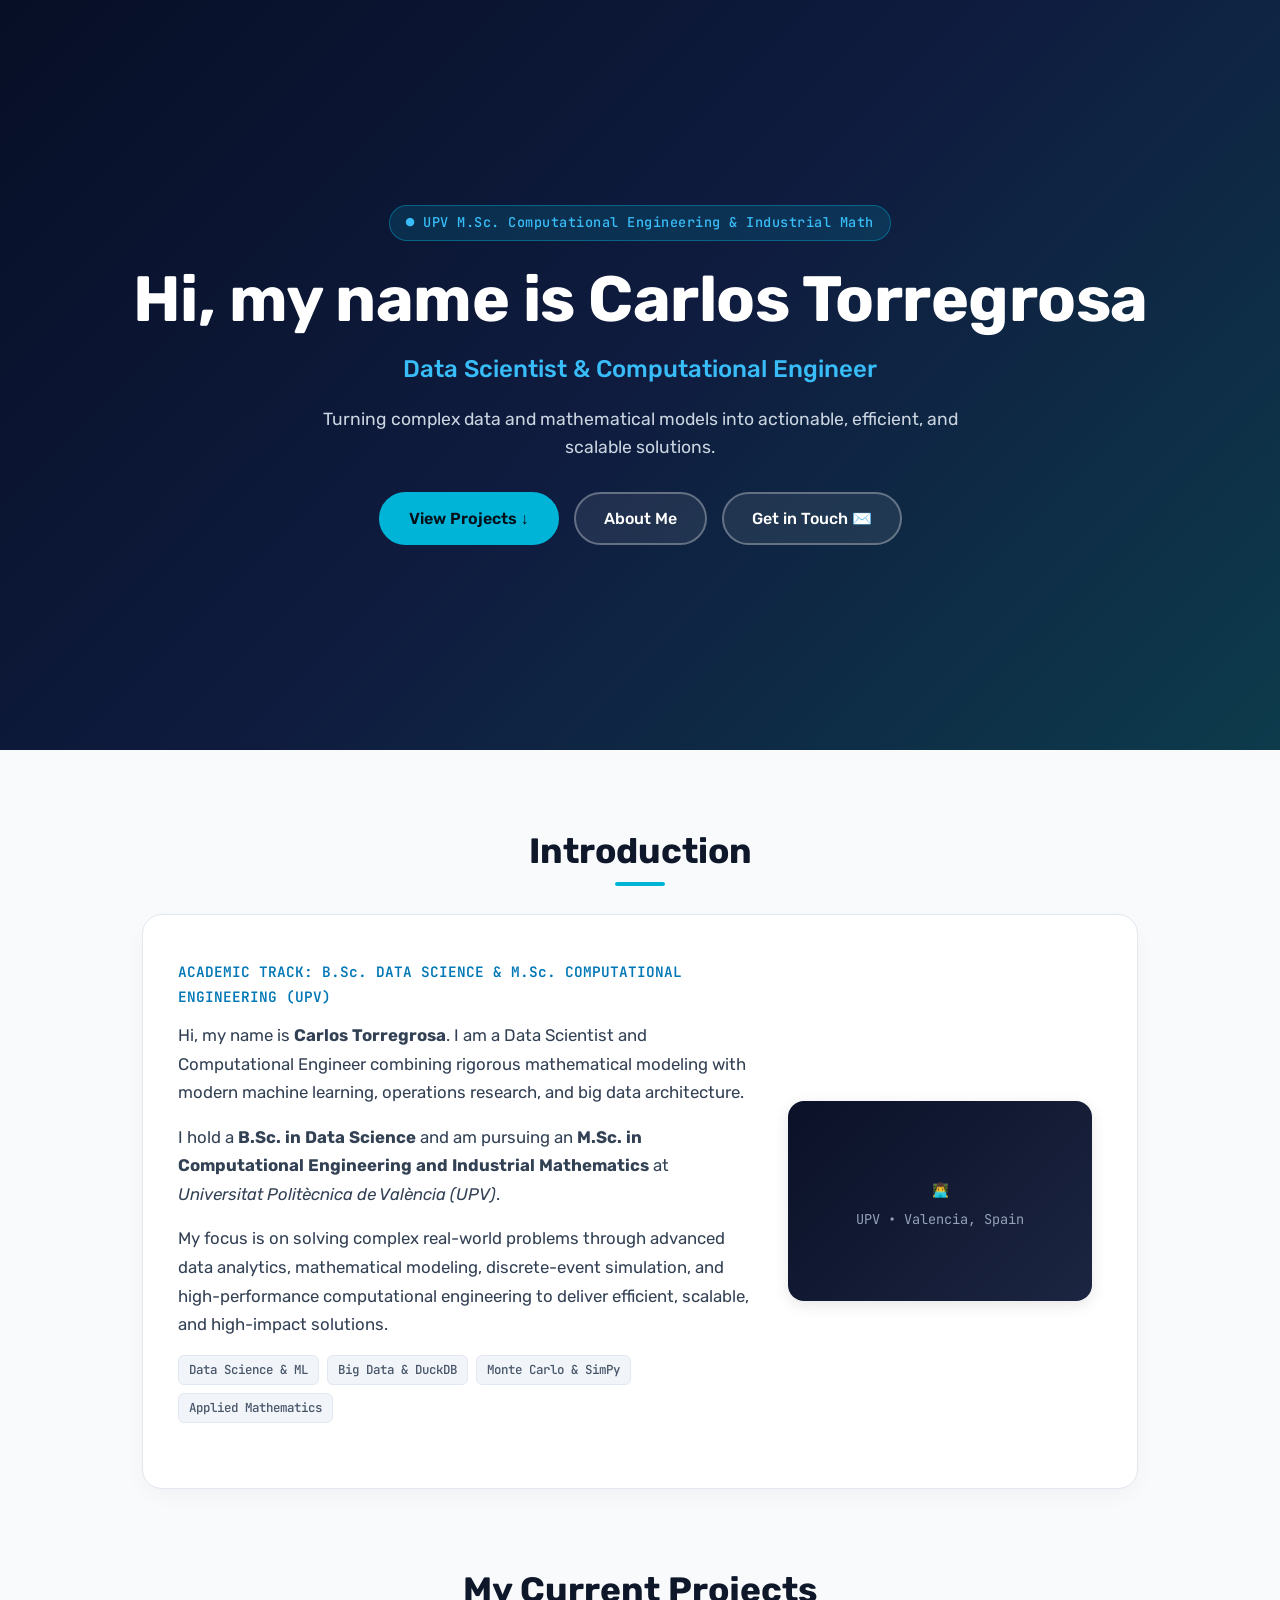
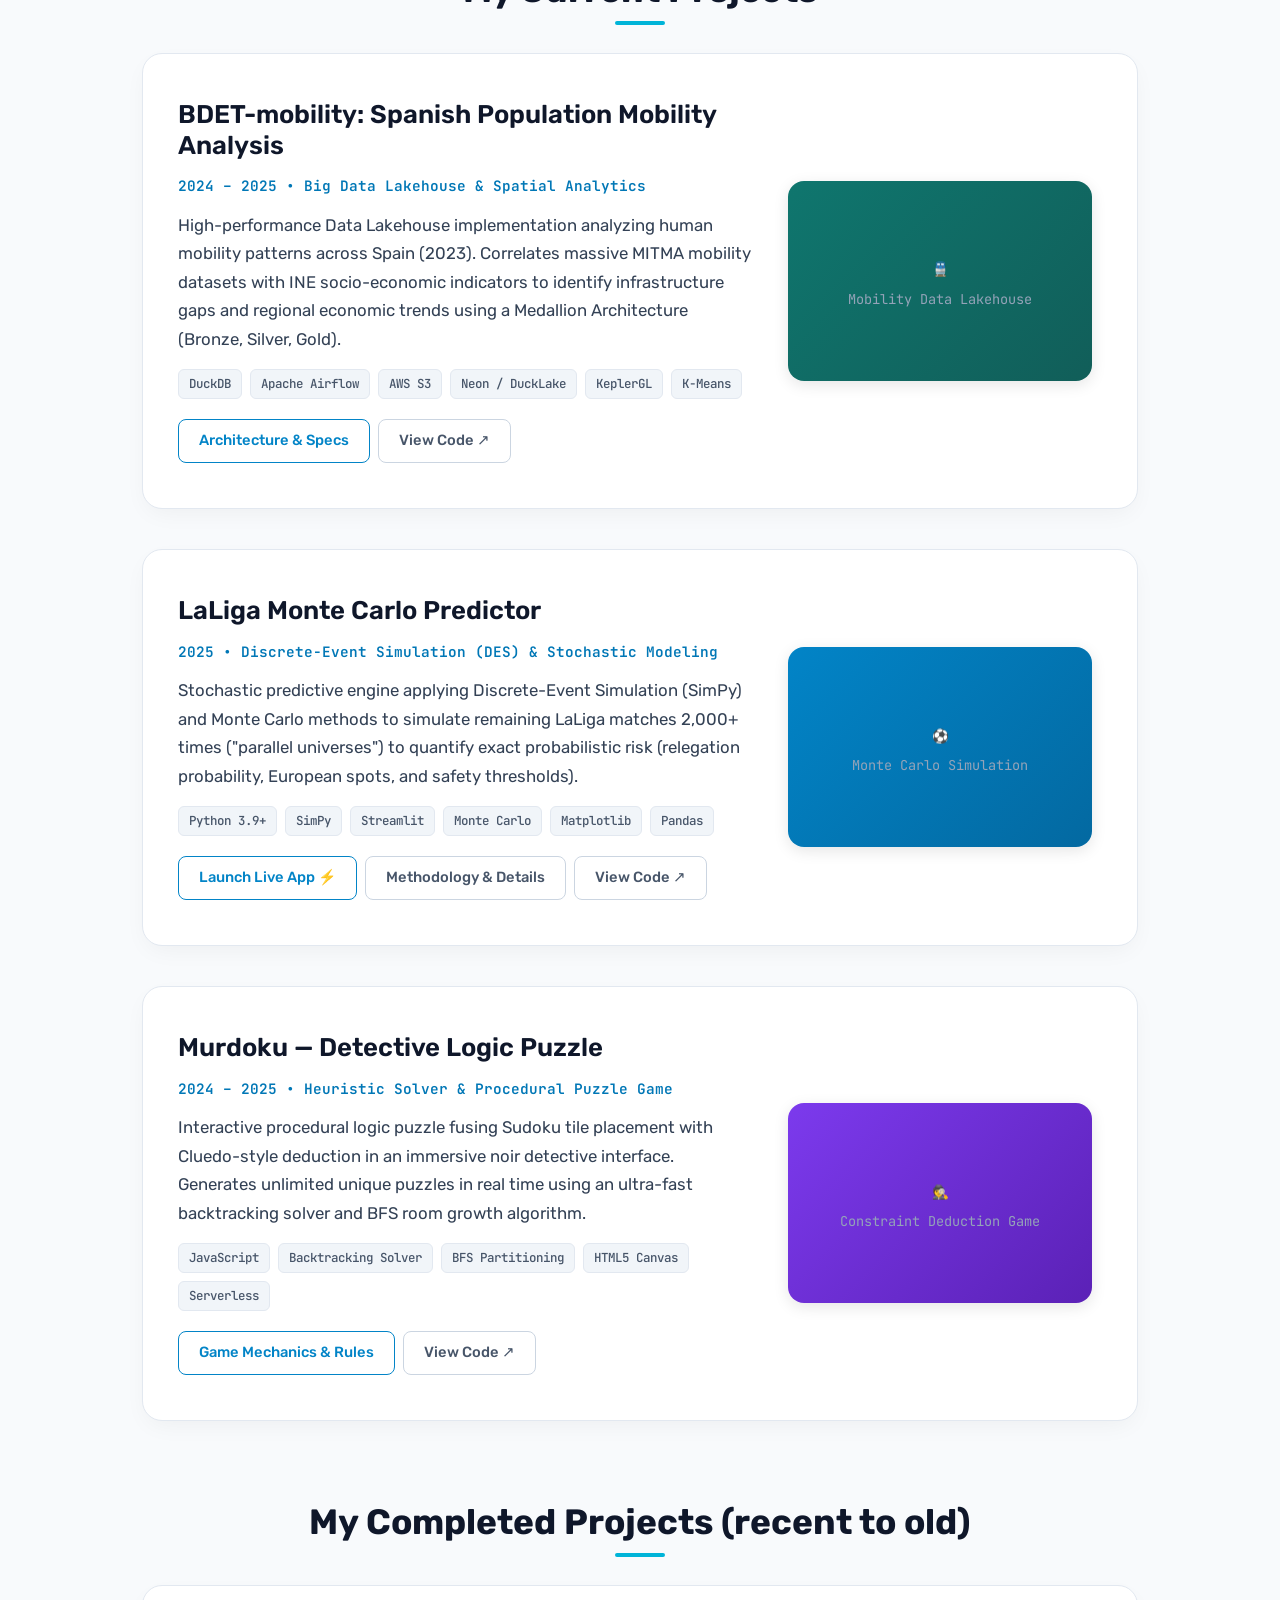
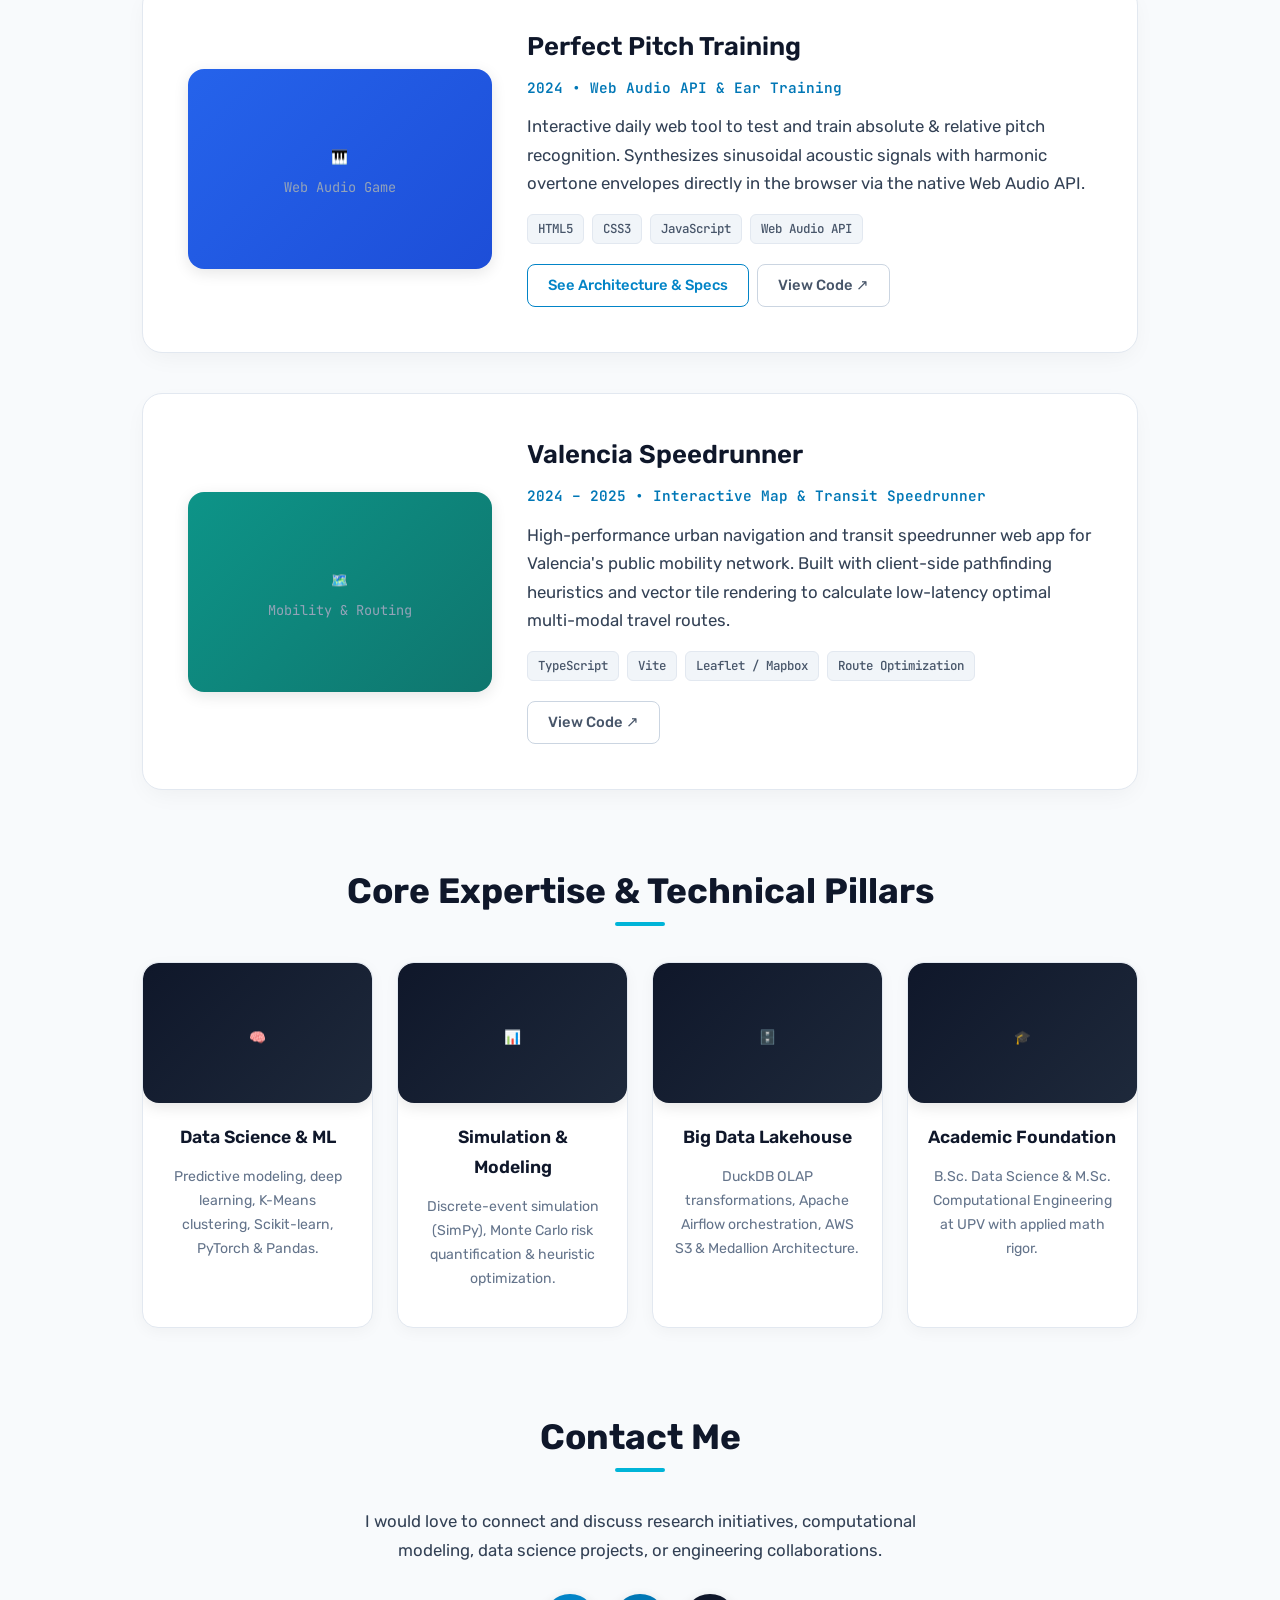
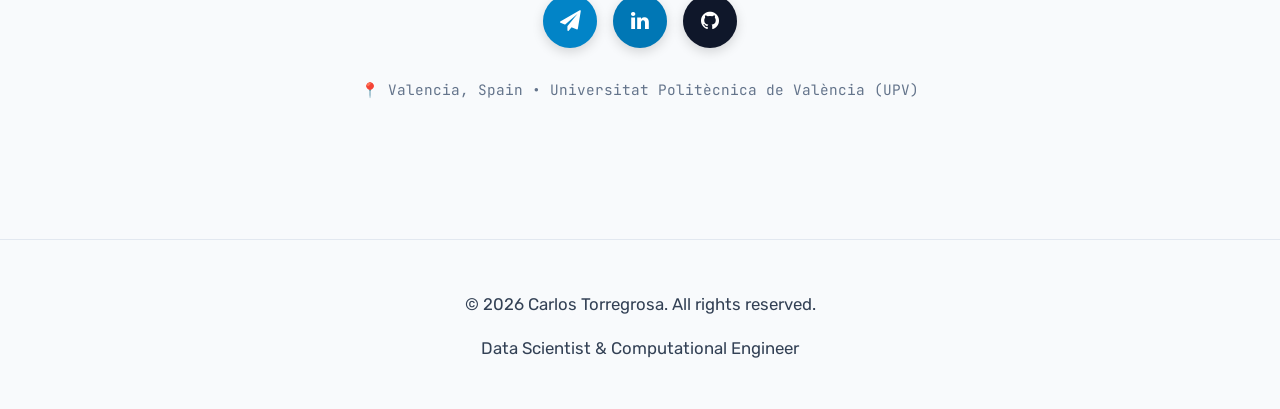
<file: index.html>
<!DOCTYPE html>
<html lang="en" dir="ltr">
<head>
  <meta charset="utf-8">
  <meta name="viewport" content="width=device-width, initial-scale=1, shrink-to-fit=no">
  
  <!-- Primary Meta Tags -->
  <title>Carlos Torregrosa | Data Scientist &amp; Computational Engineer</title>
  <meta name="title" content="Carlos Torregrosa | Data Scientist &amp; Computational Engineer">
  <meta name="description" content="Portfolio of Carlos Torregrosa. Data Science &amp; Computational Engineering graduate from Universitat Politècnica de València (UPV). Specialized in mathematical modeling, machine learning, optimization, and big data engineering.">
  <meta name="author" content="Carlos Torregrosa">

  <!-- Google Fonts: Rubik -->
  <link rel="preconnect" href="https://fonts.googleapis.com">
  <link rel="preconnect" href="https://fonts.gstatic.com" crossorigin>
  <link href="https://fonts.googleapis.com/css2?family=JetBrains+Mono:wght@400;500;700&family=Rubik:wght@300;400;500;600;700&display=swap" rel="stylesheet">
  
  <!-- Bootstrap 5 CSS -->
  <link href="https://cdn.jsdelivr.net/npm/bootstrap@5.1.3/dist/css/bootstrap.min.css" rel="stylesheet" integrity="sha384-1BmE4kWBq78iYhFldvKuhfTAU6auU8tT94WrHftjDbrCEXSU1oBoqyl2QvZ6jIW3" crossorigin="anonymous">
  
  <!-- Font Awesome Icons -->
  <link rel="stylesheet" href="https://cdnjs.cloudflare.com/ajax/libs/font-awesome/4.7.0/css/font-awesome.min.css">
  
  <!-- Custom Stylesheet -->
  <link rel="stylesheet" href="styles.css">
</head>
<body>

  <!-- HERO SECTION CANVAS & BANNER -->
  <div id="canvas-image-blending"></div>

  <div class="hero-section">
    <div class="hero-pill">
      <span>● UPV M.Sc. Computational Engineering &amp; Industrial Math</span>
    </div>
    <h1>Hi, my name is Carlos Torregrosa</h1>
    <p class="hero-sub">Data Scientist &amp; Computational Engineer</p>
    <p class="hero-desc">
      Turning complex data and mathematical models into actionable, efficient, and scalable solutions.
    </p>
    <div class="hero-btn-group">
      <a href="#projects" class="hero-btn-primary">View Projects ↓</a>
      <a href="#about" class="hero-btn-secondary">About Me</a>
      <a href="#contact" class="hero-btn-secondary">Get in Touch ✉️</a>
    </div>
  </div>

  <!-- MAIN CONTENT WRAPPER -->
  <div class="main-content">

    <!-- ======================================================================
         SECTION 1: INTRODUCTION
         ====================================================================== -->
    <h2 id="about">Introduction</h2>

    <div class="flex-container-reverse">
      <div class="big-container-left">
        <p class="time-text">ACADEMIC TRACK: B.Sc. DATA SCIENCE &amp; M.Sc. COMPUTATIONAL ENGINEERING (UPV)</p>
        <p>
          Hi, my name is <strong>Carlos Torregrosa</strong>. I am a Data Scientist and Computational Engineer combining rigorous mathematical modeling with modern machine learning, operations research, and big data architecture.
        </p>
        <p>
          I hold a <strong>B.Sc. in Data Science</strong> and am pursuing an <strong>M.Sc. in Computational Engineering and Industrial Mathematics</strong> at <em>Universitat Politècnica de València (UPV)</em>.
        </p>
        <p>
          My focus is on solving complex real-world problems through advanced data analytics, mathematical modeling, discrete-event simulation, and high-performance computational engineering to deliver efficient, scalable, and high-impact solutions.
        </p>
        <div class="tags-container">
          <span class="tag-badge">Data Science &amp; ML</span>
          <span class="tag-badge">Big Data &amp; DuckDB</span>
          <span class="tag-badge">Monte Carlo &amp; SimPy</span>
          <span class="tag-badge">Applied Mathematics</span>
        </div>
      </div>
      <div class="small-container-right">
        <div class="image-card-fallback">
          <span>👨‍💻</span>
          <span>UPV • Valencia, Spain</span>
        </div>
      </div>
    </div>

    <!-- ======================================================================
         SECTION 2: CURRENT PROJECTS
         ====================================================================== -->
    <h2 id="projects">My Current Projects</h2>

    <!-- Project 1: BDET-mobility -->
    <div class="flex-container-reverse">
      <div class="big-container-left">
        <h3>BDET-mobility: Spanish Population Mobility Analysis</h3>
        <p class="time-text">2024 – 2025 • Big Data Lakehouse &amp; Spatial Analytics</p>
        <p>
          High-performance Data Lakehouse implementation analyzing human mobility patterns across Spain (2023). Correlates massive MITMA mobility datasets with INE socio-economic indicators to identify infrastructure gaps and regional economic trends using a Medallion Architecture (Bronze, Silver, Gold).
        </p>
        <div class="tags-container">
          <span class="tag-badge">DuckDB</span>
          <span class="tag-badge">Apache Airflow</span>
          <span class="tag-badge">AWS S3</span>
          <span class="tag-badge">Neon / DuckLake</span>
          <span class="tag-badge">KeplerGL</span>
          <span class="tag-badge">K-Means</span>
        </div>
        <div class="d-flex gap-2 flex-wrap">
          <button type="button" class="btn-project btn-outline-success" data-bs-toggle="modal" data-bs-target="#modal-bdet">
            Architecture &amp; Specs
          </button>
          <a href="https://github.com/carlostag/BDET-mobility" target="_blank" rel="noopener noreferrer" class="btn-project btn-outline-secondary">
            View Code ↗
          </a>
        </div>
      </div>
      <div class="small-container-right">
        <div class="image-card-fallback" style="background: linear-gradient(135deg, #0f766e 0%, #115e59 100%);">
          <span>🚆</span>
          <span>Mobility Data Lakehouse</span>
        </div>
      </div>
    </div>

    <!-- Project 2: LaLiga Monte Carlo Predictor -->
    <div class="flex-container-reverse">
      <div class="big-container-left">
        <h3>LaLiga Monte Carlo Predictor</h3>
        <p class="time-text">2025 • Discrete-Event Simulation (DES) &amp; Stochastic Modeling</p>
        <p>
          Stochastic predictive engine applying Discrete-Event Simulation (SimPy) and Monte Carlo methods to simulate remaining LaLiga matches 2,000+ times ("parallel universes") to quantify exact probabilistic risk (relegation probability, European spots, and safety thresholds).
        </p>
        <div class="tags-container">
          <span class="tag-badge">Python 3.9+</span>
          <span class="tag-badge">SimPy</span>
          <span class="tag-badge">Streamlit</span>
          <span class="tag-badge">Monte Carlo</span>
          <span class="tag-badge">Matplotlib</span>
          <span class="tag-badge">Pandas</span>
        </div>
        <div class="d-flex gap-2 flex-wrap">
          <a href="https://montecarlo-laligapredictions-efdqsrx9jffcsn6d34kpc5.streamlit.app/" target="_blank" rel="noopener noreferrer" class="btn-project btn-outline-success">
            Launch Live App ⚡
          </a>
          <button type="button" class="btn-project btn-outline-secondary" data-bs-toggle="modal" data-bs-target="#modal-laliga">
            Methodology &amp; Details
          </button>
          <a href="https://github.com/carlostag/MonteCarlo-LaLigaPredictions" target="_blank" rel="noopener noreferrer" class="btn-project btn-outline-secondary">
            View Code ↗
          </a>
        </div>
      </div>
      <div class="small-container-right">
        <div class="image-card-fallback" style="background: linear-gradient(135deg, #0284c7 0%, #0369a1 100%);">
          <span>⚽</span>
          <span>Monte Carlo Simulation</span>
        </div>
      </div>
    </div>

    <!-- Project 3: Murdoku -->
    <div class="flex-container-reverse">
      <div class="big-container-left">
        <h3>Murdoku — Detective Logic Puzzle</h3>
        <p class="time-text">2024 – 2025 • Heuristic Solver &amp; Procedural Puzzle Game</p>
        <p>
          Interactive procedural logic puzzle fusing Sudoku tile placement with Cluedo-style deduction in an immersive noir detective interface. Generates unlimited unique puzzles in real time using an ultra-fast backtracking solver and BFS room growth algorithm.
        </p>
        <div class="tags-container">
          <span class="tag-badge">JavaScript</span>
          <span class="tag-badge">Backtracking Solver</span>
          <span class="tag-badge">BFS Partitioning</span>
          <span class="tag-badge">HTML5 Canvas</span>
          <span class="tag-badge">Serverless</span>
        </div>
        <div class="d-flex gap-2 flex-wrap">
          <button type="button" class="btn-project btn-outline-success" data-bs-toggle="modal" data-bs-target="#modal-murdoku">
            Game Mechanics &amp; Rules
          </button>
          <a href="https://github.com/carlostag/Murdoku" target="_blank" rel="noopener noreferrer" class="btn-project btn-outline-secondary">
            View Code ↗
          </a>
        </div>
      </div>
      <div class="small-container-right">
        <div class="image-card-fallback" style="background: linear-gradient(135deg, #7c3aed 0%, #5b21b6 100%);">
          <span>🕵️</span>
          <span>Constraint Deduction Game</span>
        </div>
      </div>
    </div>

    <!-- ======================================================================
         SECTION 3: COMPLETED PROJECTS & OPEN SOURCE
         ====================================================================== -->
    <h2>My Completed Projects (recent to old)</h2>

    <!-- Completed Project 1: Perfect Pitch Training -->
    <div class="flex-container">
      <div class="small-container-left">
        <div class="image-card-fallback" style="background: linear-gradient(135deg, #2563eb 0%, #1d4ed8 100%);">
          <span>🎹</span>
          <span>Web Audio Game</span>
        </div>
      </div>
      <div class="big-container-right">
        <h3>Perfect Pitch Training</h3>
        <p class="time-text">2024 • Web Audio API &amp; Ear Training</p>
        <p>
          Interactive daily web tool to test and train absolute &amp; relative pitch recognition. Synthesizes sinusoidal acoustic signals with harmonic overtone envelopes directly in the browser via the native Web Audio API.
        </p>
        <div class="tags-container">
          <span class="tag-badge">HTML5</span>
          <span class="tag-badge">CSS3</span>
          <span class="tag-badge">JavaScript</span>
          <span class="tag-badge">Web Audio API</span>
        </div>
        <div class="d-flex gap-2 flex-wrap">
          <button type="button" class="btn-project btn-outline-success" data-bs-toggle="modal" data-bs-target="#modal-pitch">
            See Architecture &amp; Specs
          </button>
          <a href="https://github.com/carlostag/perfect-pitch-training" target="_blank" rel="noopener noreferrer" class="btn-project btn-outline-secondary">
            View Code ↗
          </a>
        </div>
      </div>
    </div>

    <!-- Completed Project 2: Valencia Speedrunner -->
    <div class="flex-container">
      <div class="small-container-left">
        <div class="image-card-fallback" style="background: linear-gradient(135deg, #0d9488 0%, #0f766e 100%);">
          <span>🗺️</span>
          <span>Mobility &amp; Routing</span>
        </div>
      </div>
      <div class="big-container-right">
        <h3>Valencia Speedrunner</h3>
        <p class="time-text">2024 – 2025 • Interactive Map &amp; Transit Speedrunner</p>
        <p>
          High-performance urban navigation and transit speedrunner web app for Valencia's public mobility network. Built with client-side pathfinding heuristics and vector tile rendering to calculate low-latency optimal multi-modal travel routes.
        </p>
        <div class="tags-container">
          <span class="tag-badge">TypeScript</span>
          <span class="tag-badge">Vite</span>
          <span class="tag-badge">Leaflet / Mapbox</span>
          <span class="tag-badge">Route Optimization</span>
        </div>
        <div class="d-flex gap-2 flex-wrap">
          <a href="https://github.com/carlostag/valencia-speedrunner" target="_blank" rel="noopener noreferrer" class="btn-project btn-outline-secondary">
            View Code ↗
          </a>
        </div>
      </div>
    </div>

    <!-- ======================================================================
         SECTION 4: CORE EXPERTISE & TECHNICAL PILLARS
         ====================================================================== -->
    <h2>Core Expertise &amp; Technical Pillars</h2>

    <div class="row g-4 py-2">
      <!-- Card 1 -->
      <div class="col-sm-6 col-lg-3">
        <div class="card">
          <div class="image-card-fallback" style="height: 140px; font-size: 2.2rem; background: linear-gradient(135deg, #0f172a, #1e293b);">
            <span>🧠</span>
          </div>
          <div class="card-body">
            <p class="card-text">Data Science &amp; ML</p>
            <p style="font-size: 0.88rem; color: #64748b;">
              Predictive modeling, deep learning, K-Means clustering, Scikit-learn, PyTorch &amp; Pandas.
            </p>
          </div>
        </div>
      </div>

      <!-- Card 2 -->
      <div class="col-sm-6 col-lg-3">
        <div class="card">
          <div class="image-card-fallback" style="height: 140px; font-size: 2.2rem; background: linear-gradient(135deg, #0f172a, #1e293b);">
            <span>📊</span>
          </div>
          <div class="card-body">
            <p class="card-text">Simulation &amp; Modeling</p>
            <p style="font-size: 0.88rem; color: #64748b;">
              Discrete-event simulation (SimPy), Monte Carlo risk quantification &amp; heuristic optimization.
            </p>
          </div>
        </div>
      </div>

      <!-- Card 3 -->
      <div class="col-sm-6 col-lg-3">
        <div class="card">
          <div class="image-card-fallback" style="height: 140px; font-size: 2.2rem; background: linear-gradient(135deg, #0f172a, #1e293b);">
            <span>🗄️</span>
          </div>
          <div class="card-body">
            <p class="card-text">Big Data Lakehouse</p>
            <p style="font-size: 0.88rem; color: #64748b;">
              DuckDB OLAP transformations, Apache Airflow orchestration, AWS S3 &amp; Medallion Architecture.
            </p>
          </div>
        </div>
      </div>

      <!-- Card 4 -->
      <div class="col-sm-6 col-lg-3">
        <div class="card">
          <div class="image-card-fallback" style="height: 140px; font-size: 2.2rem; background: linear-gradient(135deg, #0f172a, #1e293b);">
            <span>🎓</span>
          </div>
          <div class="card-body">
            <p class="card-text">Academic Foundation</p>
            <p style="font-size: 0.88rem; color: #64748b;">
              B.Sc. Data Science &amp; M.Sc. Computational Engineering at UPV with applied math rigor.
            </p>
          </div>
        </div>
      </div>
    </div>

    <!-- ======================================================================
         SECTION 6: CONTACT ME
         ====================================================================== -->
    <div class="contact-section" id="contact">
      <h2>Contact Me</h2>
      
      <p style="max-width: 600px; margin: 15px auto;">
        I would love to connect and discuss research initiatives, computational modeling, data science projects, or engineering collaborations.
      </p>

      <div class="social-icons-row">
        <a href="mailto:carlosta2014@gmail.com" class="social-icon-circle icon-email" title="Send Email">
          <i class="fa fa-paper-plane"></i>
        </a>
        <a href="https://www.linkedin.com/in/carlos-torregrosa-alcayde-a3274330a/" target="_blank" rel="noopener noreferrer" class="social-icon-circle icon-linkedin" title="LinkedIn Profile">
          <i class="fa fa-linkedin"></i>
        </a>
        <a href="https://github.com/carlostag" target="_blank" rel="noopener noreferrer" class="social-icon-circle icon-github" title="GitHub Profile">
          <i class="fa fa-github"></i>
        </a>
      </div>

      <p style="font-family: 'JetBrains Mono', monospace; font-size: 0.9rem; color: #64748b;">
        📍 Valencia, Spain • Universitat Politècnica de València (UPV)
      </p>
    </div>

  </div> <!-- End .main-content -->

  <!-- ==========================================================================
       MODALS (PROJECT SPECS & ARCHITECTURAL BREAKDOWN)
       ========================================================================== -->

  <!-- Modal: BDET-mobility -->
  <div class="modal fade" id="modal-bdet" tabindex="-1" aria-labelledby="modalBdetLabel" aria-hidden="true">
    <div class="modal-dialog modal-dialog-centered modal-lg">
      <div class="modal-content">
        <div class="modal-header">
          <h5 class="modal-title font-weight-bold" id="modalBdetLabel">BDET-mobility — Architecture &amp; Data Pipeline</h5>
          <button type="button" class="btn-close" data-bs-dismiss="modal" aria-label="Close"></button>
        </div>
        <div class="modal-body">
          <p><strong>Authors:</strong> Julia García &amp; Carlos Torregrosa</p>
          <p>
            A high-performance Data Lakehouse implementation designed to analyze human mobility patterns across Spain during 2023 by correlating massive MITMA datasets with INE socio-economic indicators.
          </p>
          <h6>Medallion Architecture:</h6>
          <ul>
            <li><strong>Bronze Layer (Raw Ingestion):</strong> Automated extraction of billions of trip records at District, Municipality, and GAU levels from S3, ingesting structured CSVs and spatial GeoJSONs via DuckDB <code>ST_Read</code>.</li>
            <li><strong>Silver Layer (Harmonization &amp; Spatial Engineering):</strong> Schema enforcement, MITMA-to-INE zonification code resolution, spatial joins with calculated centroids, and a multi-billion row integrated fact table.</li>
            <li><strong>Gold Layer (Advanced Analytics):</strong> Unsupervised K-Means clustering on hourly mobility vectors, Gravity Model infrastructure gap identification, and workday-to-weekend industrial hub detection.</li>
          </ul>
          <h6>Technical Stack:</h6>
          <ul>
            <li><strong>Core Engine:</strong> DuckDB (vectorized SQL OLAP)</li>
            <li><strong>Orchestration:</strong> Apache Airflow with Dynamic Task Mapping</li>
            <li><strong>Storage &amp; Metadata:</strong> Amazon S3 Data Lake + Neon (DuckLake metadata)</li>
            <li><strong>Visualization &amp; ML:</strong> KeplerGL, Scikit-Learn, FPDF</li>
          </ul>
        </div>
        <div class="modal-footer">
          <a href="https://github.com/carlostag/BDET-mobility" target="_blank" rel="noopener noreferrer" class="btn btn-primary">
            View on GitHub ↗
          </a>
          <button type="button" class="btn btn-secondary" data-bs-dismiss="modal">Close</button>
        </div>
      </div>
    </div>
  </div>

  <!-- Modal: LaLiga Monte Carlo -->
  <div class="modal fade" id="modal-laliga" tabindex="-1" aria-labelledby="modalLaligaLabel" aria-hidden="true">
    <div class="modal-dialog modal-dialog-centered modal-lg">
      <div class="modal-content">
        <div class="modal-header">
          <h5 class="modal-title font-weight-bold" id="modalLaligaLabel">LaLiga Monte Carlo Predictor — Methodology</h5>
          <button type="button" class="btn-close" data-bs-dismiss="modal" aria-label="Close"></button>
        </div>
        <div class="modal-body">
          <p><strong>Author:</strong> Carlos Torregrosa Alcayde (Project: Heuristics 2025)</p>
          <p>
            Applies Data Science, Discrete-Event Simulation (DES), and Monte Carlo methods to predict final outcomes of the LaLiga season by simulating remaining matches thousands of times in parallel.
          </p>
          <h6>Simulation Workflow:</h6>
          <ul>
            <li><strong>Data Initialization:</strong> Standings state initialization with weighted win/draw/loss probability distributions based on team form.</li>
            <li><strong>Discrete-Event Simulation (SimPy):</strong> Time-based progression simulating matchday-by-matchday until Matchday 38 with stochastic resolution.</li>
            <li><strong>Monte Carlo Risk Aggregation:</strong> 2,000+ simulation runs generating rank distributions, relegation safety gaps, and best/worst case bounds.</li>
          </ul>
          <h6>Technologies Used:</h6>
          <ul>
            <li>Python 3.9+, SimPy (DES), Streamlit, Matplotlib &amp; Pandas</li>
          </ul>
        </div>
        <div class="modal-footer">
          <a href="https://montecarlo-laligapredictions-efdqsrx9jffcsn6d34kpc5.streamlit.app/" target="_blank" rel="noopener noreferrer" class="btn btn-success">
            Open Live Streamlit App ⚡
          </a>
          <a href="https://github.com/carlostag/MonteCarlo-LaLigaPredictions" target="_blank" rel="noopener noreferrer" class="btn btn-primary">
            View on GitHub ↗
          </a>
          <button type="button" class="btn btn-secondary" data-bs-dismiss="modal">Close</button>
        </div>
      </div>
    </div>
  </div>

  <!-- Modal: Murdoku -->
  <div class="modal fade" id="modal-murdoku" tabindex="-1" aria-labelledby="modalMurdokuLabel" aria-hidden="true">
    <div class="modal-dialog modal-dialog-centered modal-lg">
      <div class="modal-content">
        <div class="modal-header">
          <h5 class="modal-title font-weight-bold" id="modalMurdokuLabel">Murdoku — Detective Puzzle Engine</h5>
          <button type="button" class="btn-close" data-bs-dismiss="modal" aria-label="Close"></button>
        </div>
        <div class="modal-body">
          <p>
            Un rompecabezas lógico interactivo que fusiona la colocación de fichas típica de Sudoku con mecánicas de deducción al estilo Cluedo / Murder Mystery.
          </p>
          <h6>Características y Mecánicas:</h6>
          <ul>
            <li><strong>Generación Procedimental Infinita:</strong> Acertijos generados en tiempo real mediante un resolvedor por backtracking ultrarrápido con solución lógica única garantizada.</li>
            <li><strong>Niveles de Dificultad:</strong> Fácil (5x5), Medio (6x6), Difícil (7x7).</li>
            <li><strong>Habitaciones Irregulares:</strong> División de zonas mediante algoritmo de crecimiento BFS aleatorio.</li>
            <li><strong>Herramientas de Investigación:</strong> Modo lápiz para notas, historial de pistas tachables, y resaltado interactivo de filas/columnas.</li>
            <li><strong>100% Serverless:</strong> Ejecución nativa en el navegador del cliente.</li>
          </ul>
          <h6>Tecnologías:</h6>
          <ul>
            <li>JavaScript nativo, Algoritmos de Backtracking, Grafos BFS, HTML5 Canvas &amp; CSS3</li>
          </ul>
        </div>
        <div class="modal-footer">
          <a href="https://github.com/carlostag/Murdoku" target="_blank" rel="noopener noreferrer" class="btn btn-primary">
            View on GitHub ↗
          </a>
          <button type="button" class="btn btn-secondary" data-bs-dismiss="modal">Close</button>
        </div>
      </div>
    </div>
  </div>

  <!-- Modal: Perfect Pitch -->
  <div class="modal fade" id="modal-pitch" tabindex="-1" aria-labelledby="modalPitchLabel" aria-hidden="true">
    <div class="modal-dialog modal-dialog-centered modal-lg">
      <div class="modal-content">
        <div class="modal-header">
          <h5 class="modal-title font-weight-bold" id="modalPitchLabel">Perfect Pitch Training</h5>
          <button type="button" class="btn-close" data-bs-dismiss="modal" aria-label="Close"></button>
        </div>
        <div class="modal-body">
          <p>
            An interactive web game to test and train absolute &amp; relative pitch recognition in browser.
          </p>
          <h6>Key Engineering Highlights:</h6>
          <ul>
            <li>Pure oscillator synthesis using the native Web Audio API with ADSR gain envelope shaping</li>
            <li>Lightweight, zero-framework vanilla web implementation</li>
            <li>Real-time pitch verification and audio feedback visualizer</li>
          </ul>
          <h6>Technologies Used:</h6>
          <ul>
            <li>HTML5, CSS3, JavaScript, Web Audio API</li>
          </ul>
        </div>
        <div class="modal-footer">
          <a href="https://github.com/carlostag/perfect-pitch-training" target="_blank" rel="noopener noreferrer" class="btn btn-primary">
            View on GitHub ↗
          </a>
          <button type="button" class="btn btn-secondary" data-bs-dismiss="modal">Close</button>
        </div>
      </div>
    </div>
  </div>

  <!-- ==========================================================================
       FOOTER
       ========================================================================== -->
  <footer>
    <p>&copy; 2026 Carlos Torregrosa. All rights reserved.</p>
    <p>
      Data Scientist &amp; Computational Engineer
    </p>
  </footer>

  <!-- Bootstrap 5 JS Bundle -->
  <script src="https://cdn.jsdelivr.net/npm/bootstrap@5.1.3/dist/js/bootstrap.bundle.min.js" integrity="sha384-ka7Sk0Gln4gmtz2MlQnikT1wXgYsOg+OMhuP+IlRH9sENBO0LRn5q+8nbTov4+1p" crossorigin="anonymous"></script>
</body>
</html>
</file>
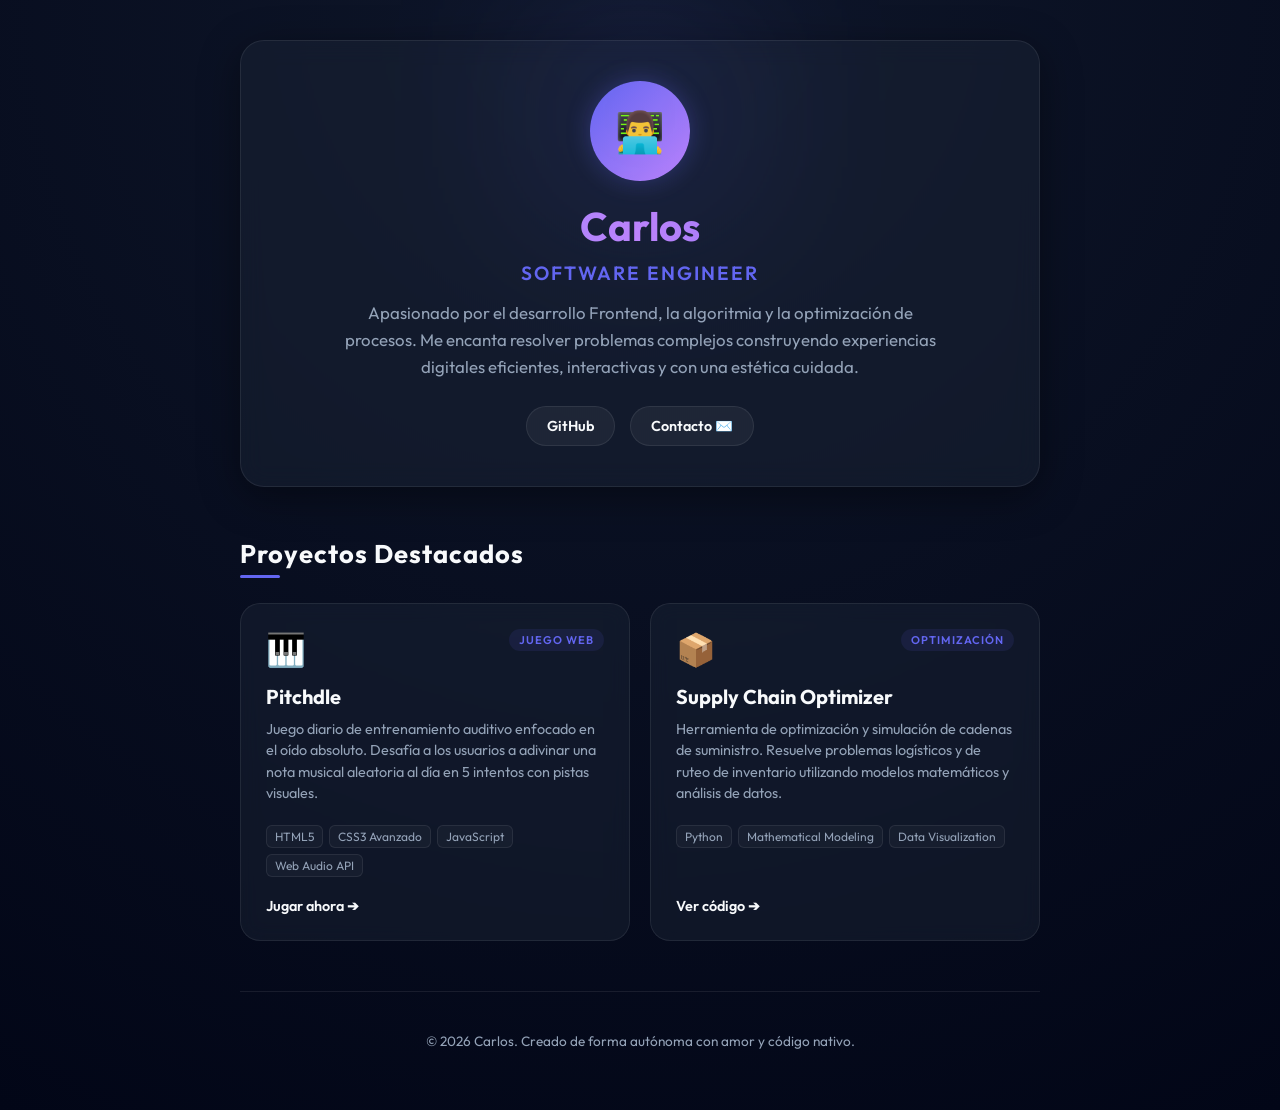
<file: portfolio_index.html>
<!DOCTYPE html>
<html lang="es">
<head>
  <meta charset="UTF-8">
  <meta name="viewport" content="width=device-width, initial-scale=1.0">
  <title>Carlos | Software Engineer & Frontend Developer</title>
  
  <!-- Google Fonts para tipografía premium -->
  <link rel="preconnect" href="https://fonts.googleapis.com">
  <link rel="preconnect" href="https://fonts.gstatic.com" crossorigin>
  <link href="https://fonts.googleapis.com/css2?family=Outfit:wght@300;400;600;700&display=swap" rel="stylesheet">
  
  <style>
    /* ==========================================================================
       DISEÑO GLOBAL Y VARIABLES
       ========================================================================== */
    :root {
      --bg-gradient: radial-gradient(circle at top, #0f172a 0%, #020617 100%);
      --text-main: #f8fafc;
      --text-muted: #94a3b8;
      --primary: #6366f1;
      --primary-hover: #4f46e5;
      --primary-glow: rgba(99, 102, 241, 0.3);
      --slate-panel: rgba(30, 41, 59, 0.4);
      --border-color: rgba(255, 255, 255, 0.08);
    }

    * {
      box-sizing: border-box;
      margin: 0;
      padding: 0;
    }

    body {
      font-family: 'Outfit', sans-serif;
      background: var(--bg-gradient);
      color: var(--text-main);
      min-height: 100vh;
      display: flex;
      flex-direction: column;
      align-items: center;
      padding: 40px 20px;
      overflow-x: hidden;
    }

    .container {
      width: 100%;
      max-width: 800px;
      display: flex;
      flex-direction: column;
      gap: 50px;
    }

    /* ==========================================================================
       SECCIÓN HERO (PRESENTACIÓN)
       ========================================================================== */
    .hero {
      text-align: center;
      padding: 40px 20px;
      background: var(--slate-panel);
      border: 1px solid var(--border-color);
      border-radius: 24px;
      backdrop-filter: blur(12px);
      box-shadow: 0 10px 40px rgba(0, 0, 0, 0.4);
      position: relative;
    }

    .hero::before {
      content: '';
      position: absolute;
      top: 0;
      left: 50%;
      transform: translateX(-50%);
      width: 150px;
      height: 150px;
      background: var(--primary);
      filter: blur(100px);
      opacity: 0.25;
      pointer-events: none;
    }

    .avatar-placeholder {
      width: 100px;
      height: 100px;
      border-radius: 50%;
      background: linear-gradient(135deg, var(--primary) 0%, #c084fc 100%);
      margin: 0 auto 20px;
      display: flex;
      align-items: center;
      justify-content: center;
      font-size: 2.5rem;
      box-shadow: 0 0 25px var(--primary-glow);
    }

    h1 {
      font-size: 2.5rem;
      font-weight: 700;
      margin-bottom: 10px;
      background: linear-gradient(to right, #818cf8, #c084fc, #6366f1);
      -webkit-background-clip: text;
      -webkit-text-fill-color: transparent;
    }

    .subtitle {
      font-size: 1.2rem;
      color: var(--primary);
      font-weight: 600;
      text-transform: uppercase;
      letter-spacing: 2px;
      margin-bottom: 15px;
    }

    .bio {
      font-size: 1.05rem;
      color: var(--text-muted);
      max-width: 600px;
      margin: 0 auto 25px;
      line-height: 1.6;
    }

    .social-links {
      display: flex;
      justify-content: center;
      gap: 15px;
    }

    .social-btn {
      background: rgba(255, 255, 255, 0.05);
      border: 1px solid var(--border-color);
      color: var(--text-main);
      padding: 10px 20px;
      border-radius: 30px;
      text-decoration: none;
      font-weight: 600;
      font-size: 0.9rem;
      display: flex;
      align-items: center;
      gap: 8px;
      transition: all 0.2s ease;
    }

    .social-btn:hover {
      background: var(--primary);
      border-color: var(--primary);
      transform: translateY(-2px);
      box-shadow: 0 5px 15px var(--primary-glow);
    }

    /* ==========================================================================
       SECCIÓN DE PROYECTOS (PORTFOLIO GRID)
       ========================================================================== */
    .projects-section {
      display: flex;
      flex-direction: column;
      gap: 25px;
    }

    .section-title {
      font-size: 1.6rem;
      font-weight: 700;
      letter-spacing: 1px;
      position: relative;
      padding-bottom: 8px;
    }

    .section-title::after {
      content: '';
      position: absolute;
      bottom: 0;
      left: 0;
      width: 40px;
      height: 3px;
      background: var(--primary);
      border-radius: 2px;
    }

    .projects-grid {
      display: grid;
      grid-template-columns: 1fr 1fr;
      gap: 20px;
    }

    @media (max-width: 650px) {
      .projects-grid {
        grid-template-columns: 1fr;
      }
    }

    .project-card {
      background: var(--slate-panel);
      border: 1px solid var(--border-color);
      border-radius: 20px;
      padding: 25px;
      display: flex;
      flex-direction: column;
      justify-content: space-between;
      transition: all 0.3s cubic-bezier(0.4, 0, 0.2, 1);
      position: relative;
      overflow: hidden;
      backdrop-filter: blur(10px);
    }

    .project-card:hover {
      transform: translateY(-5px);
      border-color: rgba(99, 102, 241, 0.3);
      box-shadow: 0 15px 30px rgba(0, 0, 0, 0.3);
    }

    .project-header {
      display: flex;
      justify-content: space-between;
      align-items: flex-start;
      margin-bottom: 15px;
    }

    .project-icon {
      font-size: 2rem;
    }

    .project-badge {
      font-size: 0.7rem;
      background: rgba(99, 102, 241, 0.1);
      color: var(--primary);
      padding: 4px 10px;
      border-radius: 12px;
      font-weight: 600;
      text-transform: uppercase;
      letter-spacing: 1px;
    }

    .project-title {
      font-size: 1.25rem;
      font-weight: 700;
      margin-bottom: 10px;
      color: var(--text-main);
    }

    .project-desc {
      font-size: 0.9rem;
      color: var(--text-muted);
      line-height: 1.5;
      margin-bottom: 20px;
      flex-grow: 1;
    }

    .project-tags {
      display: flex;
      flex-wrap: wrap;
      gap: 6px;
      margin-bottom: 20px;
    }

    .tag {
      font-size: 0.75rem;
      background: rgba(255, 255, 255, 0.03);
      border: 1px solid var(--border-color);
      color: var(--text-muted);
      padding: 3px 8px;
      border-radius: 6px;
    }

    .project-link {
      color: var(--text-main);
      text-decoration: none;
      font-weight: 600;
      font-size: 0.9rem;
      display: inline-flex;
      align-items: center;
      gap: 6px;
      align-self: flex-start;
      transition: color 0.2s;
    }

    .project-card:hover .project-link {
      color: var(--primary);
    }

    /* ==========================================================================
       PIE DE PÁGINA
       ========================================================================== */
    footer {
      text-align: center;
      padding: 40px 0 20px;
      font-size: 0.85rem;
      color: var(--text-muted);
      border-top: 1px solid var(--border-color);
    }
  </style>
</head>
<body>

  <div class="container">
    
    <!-- SECCIÓN HERO (PRESENTACIÓN) -->
    <header class="hero">
      <div class="avatar-placeholder">👨‍💻</div>
      <h1>Carlos</h1>
      <div class="subtitle">Software Engineer</div>
      <p class="bio">
        Apasionado por el desarrollo Frontend, la algoritmia y la optimización de procesos. 
        Me encanta resolver problemas complejos construyendo experiencias digitales eficientes, interactivas y con una estética cuidada.
      </p>
      
      <div class="social-links">
        <a href="https://github.com/carlostag" class="social-btn" target="_blank">
          GitHub
        </a>
        <a href="mailto:tu-email@correo.com" class="social-btn">
          Contacto ✉️
        </a>
      </div>
    </header>

    <!-- SECCIÓN DE PROYECTOS -->
    <main class="projects-section">
      <h2 class="section-title">Proyectos Destacados</h2>
      
      <div class="projects-grid">
        
        <!-- PROYECTO 1: PITCHDLE -->
        <article class="project-card">
          <div>
            <div class="project-header">
              <span class="project-icon">🎹</span>
              <span class="project-badge">Juego Web</span>
            </div>
            <h3 class="project-title">Pitchdle</h3>
            <p class="project-desc">
              Juego diario de entrenamiento auditivo enfocado en el oído absoluto. Desafía a los usuarios a adivinar una nota musical aleatoria al día en 5 intentos con pistas visuales.
            </p>
            <div class="project-tags">
              <span class="tag">HTML5</span>
              <span class="tag">CSS3 Avanzado</span>
              <span class="tag">JavaScript</span>
              <span class="tag">Web Audio API</span>
            </div>
          </div>
          <a href="/pitchdle/" class="project-link">
            Jugar ahora ➔
          </a>
        </article>

        <!-- PROYECTO 2: SUPPLY CHAIN OPTIMIZER -->
        <article class="project-card">
          <div>
            <div class="project-header">
              <span class="project-icon">📦</span>
              <span class="project-badge">Optimización</span>
            </div>
            <h3 class="project-title">Supply Chain Optimizer</h3>
            <p class="project-desc">
              Herramienta de optimización y simulación de cadenas de suministro. Resuelve problemas logísticos y de ruteo de inventario utilizando modelos matemáticos y análisis de datos.
            </p>
            <div class="project-tags">
              <span class="tag">Python</span>
              <span class="tag">Mathematical Modeling</span>
              <span class="tag">Data Visualization</span>
            </div>
          </div>
          <a href="https://github.com/carlostag" class="project-link" target="_blank">
            Ver código ➔
          </a>
        </article>

      </div>
    </main>

    <!-- PIE DE PÁGINA -->
    <footer>
      <p>&copy; 2026 Carlos. Creado de forma autónoma con amor y código nativo.</p>
    </footer>

  </div>

</body>
</html>
</file>
<file: styles.css>
/* ==========================================================================
   CARLOS TORREGROSA - PERSONAL PORTFOLIO
   Based directly on RosaCodes2021 Personal Website Template
   ========================================================================== */

/* Google Font: Rubik */
@import url('https://fonts.googleapis.com/css2?family=Rubik:wght@300;400;500;600;700&family=JetBrains+Mono:wght@400;500;700&display=swap');

:root {
  --primary-navy: #0a1128;
  --secondary-navy: #1c2541;
  --accent-cyan: #00b4d8;
  --accent-blue: #0077b6;
  --accent-green: #10b981;
  --text-dark: #1e293b;
  --text-muted: #64748b;
  --bg-light: #f8fafc;
  --card-bg: #ffffff;
  --border-light: #e2e8f0;
}

* {
  box-sizing: border-box;
  margin: 0;
  padding: 0;
}

html {
  scroll-behavior: smooth;
}

body {
  font-family: 'Rubik', sans-serif;
  background-color: var(--bg-light);
  color: var(--text-dark);
  line-height: 1.6;
  overflow-x: hidden;
}

/* ==========================================================================
   HERO CANVAS & BANNER
   ========================================================================== */
#canvas-image-blending {
  position: absolute;
  width: 100%;
  height: 750px;
  top: 0;
  right: 0;
  bottom: 0;
  left: 0;
  background: linear-gradient(135deg, #070f26 0%, #0f1c3f 50%, #0d3b4c 100%);
  z-index: -1;
}

.hero-section {
  height: 750px;
  display: flex;
  flex-direction: column;
  justify-content: center;
  align-items: center;
  text-align: center;
  padding: 0 20px;
}

.hero-pill {
  display: inline-block;
  background: rgba(0, 180, 216, 0.15);
  border: 1px solid rgba(0, 180, 216, 0.4);
  color: #38bdf8;
  font-family: 'JetBrains Mono', monospace;
  font-size: 0.85rem;
  padding: 6px 16px;
  border-radius: 50px;
  margin-bottom: 20px;
  font-weight: 500;
  letter-spacing: 0.5px;
}

.hero-section h1 {
  font-family: 'Rubik', sans-serif;
  font-size: clamp(2.5rem, 5vw, 4.0rem);
  font-weight: 700;
  color: #ffffff;
  margin-bottom: 12px;
  letter-spacing: -0.5px;
}

.hero-section .hero-sub {
  font-size: clamp(1.1rem, 2.5vw, 1.5rem);
  color: #38bdf8;
  font-weight: 500;
  max-width: 800px;
  margin: 0 auto 15px;
}

.hero-section .hero-desc {
  font-size: 1.1rem;
  color: #cbd5e1;
  max-width: 680px;
  margin: 0 auto 30px;
  line-height: 1.6;
}

.hero-btn-group {
  display: flex;
  gap: 15px;
  justify-content: center;
  flex-wrap: wrap;
}

.hero-btn-primary {
  background: #00b4d8;
  color: #041019;
  font-weight: 600;
  padding: 12px 28px;
  border-radius: 50px;
  text-decoration: none;
  transition: all 0.2s ease;
  border: 2px solid #00b4d8;
}

.hero-btn-primary:hover {
  background: #0096c7;
  border-color: #0096c7;
  color: #fff;
  transform: translateY(-2px);
  box-shadow: 0 8px 20px rgba(0, 180, 216, 0.3);
}

.hero-btn-secondary {
  background: rgba(255, 255, 255, 0.08);
  color: #ffffff;
  font-weight: 500;
  padding: 12px 28px;
  border-radius: 50px;
  text-decoration: none;
  border: 2px solid rgba(255, 255, 255, 0.3);
  transition: all 0.2s ease;
}

.hero-btn-secondary:hover {
  background: rgba(255, 255, 255, 0.2);
  border-color: #ffffff;
  color: #fff;
  transform: translateY(-2px);
}

/* ==========================================================================
   MAIN CONTENT
   ========================================================================== */
.main-content {
  padding: 40px 8%;
  max-width: 1200px;
  margin: 0 auto;
}

h1 {
  font-family: 'Rubik', sans-serif;
  font-size: 3.0rem;
  font-weight: 700;
  color: #0f172a;
}

h2 {
  font-family: 'Rubik', sans-serif;
  font-size: 2.2rem;
  font-weight: 700;
  color: #0f172a;
  padding-top: 40px;
  padding-bottom: 20px;
  position: relative;
  text-align: center;
}

h2::after {
  content: '';
  display: block;
  width: 50px;
  height: 4px;
  background: var(--accent-cyan);
  margin: 10px auto 0;
  border-radius: 2px;
}

h3 {
  font-family: 'Rubik', sans-serif;
  font-size: 1.6rem;
  font-weight: 600;
  color: #0f172a;
  padding-bottom: 6px;
}

p {
  font-family: 'Rubik', sans-serif;
  font-size: 1.05rem;
  font-weight: 400;
  color: #334155;
  line-height: 1.7;
}

.time-text {
  font-family: 'JetBrains Mono', monospace;
  font-size: 0.9rem;
  font-weight: 600;
  color: var(--accent-blue);
  margin-bottom: 12px;
  display: block;
}

.tags-container {
  display: flex;
  flex-wrap: wrap;
  gap: 8px;
  margin: 15px 0 20px;
}

.tag-badge {
  font-family: 'JetBrains Mono', monospace;
  font-size: 0.78rem;
  background: #f1f5f9;
  color: #475569;
  border: 1px solid #e2e8f0;
  padding: 4px 10px;
  border-radius: 6px;
  font-weight: 500;
}

/* ==========================================================================
   FLEX CONTAINERS (ROSA CODES EXACT TWO-COLUMN LAYOUT)
   ========================================================================== */
.flex-container {
  display: flex;
  flex-wrap: wrap;
  background: #ffffff;
  border: 1px solid var(--border-light);
  border-radius: 20px;
  padding: 35px;
  margin-bottom: 40px;
  box-shadow: 0 8px 25px -5px rgba(0, 0, 0, 0.05);
  align-items: center;
  transition: transform 0.25s ease, box-shadow 0.25s ease;
}

.flex-container:hover {
  transform: translateY(-3px);
  box-shadow: 0 15px 35px -10px rgba(0, 180, 216, 0.15);
  border-color: rgba(0, 180, 216, 0.3);
}

.flex-container-reverse {
  display: flex;
  flex-wrap: wrap;
  background: #ffffff;
  border: 1px solid var(--border-light);
  border-radius: 20px;
  padding: 35px;
  margin-bottom: 40px;
  box-shadow: 0 8px 25px -5px rgba(0, 0, 0, 0.05);
  align-items: center;
  transition: transform 0.25s ease, box-shadow 0.25s ease;
}

.flex-container-reverse:hover {
  transform: translateY(-3px);
  box-shadow: 0 15px 35px -10px rgba(0, 180, 216, 0.15);
  border-color: rgba(0, 180, 216, 0.3);
}

.big-container-left {
  flex: 65%;
  padding: 10px 25px 10px 0;
  text-align: left;
}

.small-container-right {
  flex: 35%;
  padding: 10px;
  text-align: center;
}

.big-container-right {
  flex: 65%;
  padding: 10px 0 10px 25px;
  text-align: left;
}

.small-container-left {
  flex: 35%;
  padding: 10px;
  text-align: center;
}

.title-image {
  border-radius: 16px;
  width: 100%;
  max-width: 320px;
  height: 200px;
  object-fit: cover;
  box-shadow: 0 4px 15px rgba(0, 0, 0, 0.1);
  border: 1px solid #e2e8f0;
}

.image-card-fallback {
  border-radius: 16px;
  width: 100%;
  max-width: 320px;
  height: 200px;
  background: linear-gradient(135deg, #0a1128 0%, #1c2541 100%);
  display: flex;
  flex-direction: column;
  align-items: center;
  justify-content: center;
  color: #38bdf8;
  font-size: 2.8rem;
  box-shadow: 0 4px 15px rgba(0, 0, 0, 0.1);
}

.image-card-fallback span {
  font-size: 0.85rem;
  font-family: 'JetBrains Mono', monospace;
  color: #94a3b8;
  margin-top: 8px;
}

/* Project Action Buttons */
.btn-project {
  display: inline-flex;
  align-items: center;
  gap: 8px;
  padding: 9px 20px;
  font-family: 'Rubik', sans-serif;
  font-size: 0.92rem;
  font-weight: 500;
  border-radius: 8px;
  text-decoration: none;
  transition: all 0.2s ease;
  cursor: pointer;
}

.btn-outline-success {
  color: #0284c7;
  border: 1.5px solid #0284c7;
  background: transparent;
}

.btn-outline-success:hover {
  background: #0284c7;
  color: #ffffff;
  transform: translateY(-1px);
}

.btn-outline-secondary {
  color: #475569;
  border: 1.5px solid #cbd5e1;
  background: transparent;
}

.btn-outline-secondary:hover {
  background: #475569;
  color: #ffffff;
}

/* ==========================================================================
   CARDS GRID (HOBBIES / EXPERTISE)
   ========================================================================== */
.card {
  border: 1px solid var(--border-light);
  border-radius: 16px;
  overflow: hidden;
  box-shadow: 0 4px 15px rgba(0, 0, 0, 0.04);
  transition: transform 0.2s ease;
  background: #ffffff;
  height: 100%;
}

.card:hover {
  transform: translateY(-4px);
  box-shadow: 0 10px 25px rgba(0, 0, 0, 0.08);
}

.card-img-top {
  height: 160px;
  object-fit: cover;
  width: 100%;
}

.card-body {
  padding: 20px;
  text-align: center;
}

.card-text {
  font-size: 1.1rem;
  font-weight: 600;
  margin-bottom: 12px;
  color: #0f172a;
}

/* ==========================================================================
   PROGRESS BARS (LANGUAGES / SKILLS)
   ========================================================================== */
.progress-group {
  max-width: 700px;
  margin: 0 auto 25px;
  text-align: left;
}

.progress-header {
  display: flex;
  justify-content: space-between;
  margin-bottom: 6px;
  font-weight: 500;
  font-size: 1.05rem;
}

.progressbar {
  height: 26px;
  width: 100%;
  background-color: #e2e8f0;
  border-radius: 50px;
  overflow: hidden;
  padding: 3px;
  margin-bottom: 12px;
}

.inner-progressbar {
  background: linear-gradient(90deg, #0284c7, #00b4d8);
  height: 100%;
  border-radius: 50px;
  color: white;
  text-align: right;
  padding-right: 12px;
  font-size: 0.8rem;
  font-weight: 600;
  line-height: 20px;
  display: flex;
  align-items: center;
  justify-content: flex-end;
}

.spanish { width: 100%; }
.valencian { width: 100%; }
.english { width: 90%; }
.italian { width: 50%; }

/* ==========================================================================
   CONTACT SECTION & SOCIAL ICONS
   ========================================================================== */
.contact-section {
  text-align: center;
  padding: 40px 0;
}

.social-icons-row {
  display: flex;
  justify-content: center;
  gap: 16px;
  margin: 30px 0;
}

.social-icon-circle {
  width: 54px;
  height: 54px;
  border-radius: 50%;
  display: flex;
  align-items: center;
  justify-content: center;
  color: #ffffff;
  text-decoration: none;
  font-size: 1.3rem;
  transition: all 0.25s ease;
  box-shadow: 0 4px 12px rgba(0, 0, 0, 0.15);
}

.social-icon-circle:hover {
  transform: translateY(-4px) scale(1.05);
  opacity: 0.9;
  color: #ffffff;
}

.icon-email {
  background: #0284c7;
}

.icon-linkedin {
  background: #0077b5;
}

.icon-github {
  background: #0f172a;
}

.rounded-corners {
  border-radius: 20px;
  height: 240px;
  width: 100%;
  max-width: 600px;
  object-fit: cover;
  box-shadow: 0 6px 20px rgba(0, 0, 0, 0.1);
  margin: 20px 0;
}

/* ==========================================================================
   MODAL WINDOWS (BOOTSTRAP & PURE HTML/CSS)
   ========================================================================== */
.modal-content {
  border-radius: 18px;
  border: 1px solid var(--border-light);
  box-shadow: 0 20px 50px rgba(0, 0, 0, 0.2);
  padding: 25px;
}

.modal-header {
  border-bottom: 1px solid var(--border-light);
  padding-bottom: 15px;
}

.modal-body {
  padding: 20px 0;
  text-align: left;
}

.modal-body ul {
  padding-left: 20px;
  margin-bottom: 15px;
}

.modal-body li {
  margin-bottom: 6px;
  color: #475569;
}

/* ==========================================================================
   FOOTER
   ========================================================================== */
footer {
  text-align: center;
  padding: 50px 20px 30px;
  border-top: 1px solid var(--border-light);
  margin-top: 40px;
  font-size: 0.95rem;
  color: var(--text-muted);
}

footer a {
  color: var(--accent-blue);
  text-decoration: none;
}

footer a:hover {
  text-decoration: underline;
}

/* ==========================================================================
   RESPONSIVE DESIGN
   ========================================================================== */
@media (max-width: 800px) {
  .flex-container, .flex-container-reverse {
    flex-direction: column;
    padding: 25px;
  }
  
  .big-container-left, .big-container-right,
  .small-container-left, .small-container-right {
    flex: 100%;
    padding: 10px 0;
    text-align: left;
  }

  .small-container-left, .small-container-right {
    text-align: center;
    margin-bottom: 15px;
  }

  .title-image, .image-card-fallback {
    max-width: 100%;
    height: 180px;
  }
}
</file>
